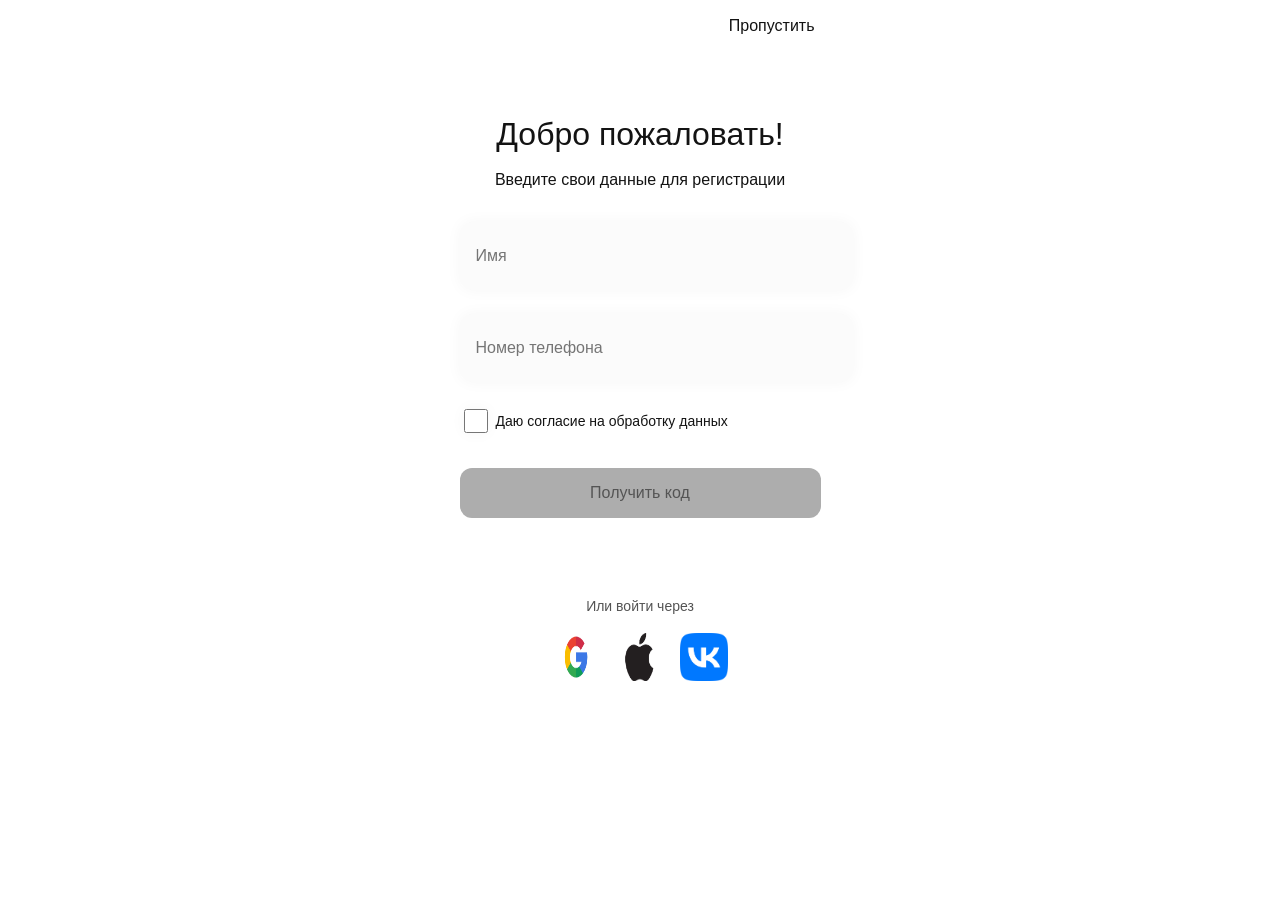
<file: index.html>
<!DOCTYPE html>
<html lang="ru">
  <head>
    <meta charset="utf-8" />
    <meta name="viewport" content="width=device-width, initial-scale=1.0" />
    <title>Регистрация</title>
    <style>
      body,
      html {
        margin: 0;
        padding: 0;
        height: 100%;
        font-family: "SF Pro Text", "Helvetica", sans-serif;
        font-size: 16px;
        line-height: 1.5;
        color: #131313;
        -webkit-font-smoothing: antialiased;
        box-sizing: border-box;
      }

      .container {
        max-width: 361px;
        margin: 0 auto;
        padding: 16px;
      }

      .skip-button {
        display: block;
        margin-left: auto;
        background: none;
        border: none;
        font-family: "SF Pro Text-Medium", Helvetica, sans-serif;
        font-weight: 500;
        font-size: 16px;
        color: #131313;
        cursor: pointer;
      }

      .main-content {
        margin-top: 78px;
        text-align: center;
      }

      h1 {
        font-family: "SF Pro-Medium", Helvetica, sans-serif;
        font-weight: 500;
        font-size: 32px;
        line-height: 40px;
        margin-bottom: 12px;
      }

      .subtitle {
        font-family: "SF Pro Text-Regular", Helvetica, sans-serif;
        font-weight: 400;
        font-size: 16px;
        line-height: 20px;
        margin-bottom: 32px;
      }

      .input-field {
        width: 100%;
        height: 44px;
        background-color: #fbfbfb;
        border-radius: 12px;
        box-shadow: 0px 0px 16px rgba(11, 0, 0, 0.04);
        border: none;
        padding: 12px 16px;
        margin-bottom: 24px;
        font-size: 16px;
        color: #545454;
      }

      .checkbox-container {
        display: flex;
        align-items: center;
        margin-bottom: 32px;
      }

      .checkbox {
        width: 24px;
        height: 24px;
        background-color: #fbfbfb;
        border-radius: 4px;
        box-shadow: 0px 0px 16px rgba(11, 0, 0, 0.04);
        margin-right: 8px;
        cursor: pointer;
      }

      .checkbox-label {
        font-size: 14px;
        line-height: 20px;
      }

      .submit-button {
        width: 100%;
        padding: 16px 12px;
        background-color: #adadad;
        border: none;
        border-radius: 12px;
        font-family: "SF Pro Text-Medium", Helvetica, sans-serif;
        font-weight: 500;
        font-size: 16px;
        color: #545454;
        cursor: pointer;
        transition: all 0.3s ease;
      }

      .social-login {
        margin-top: 78px;
        text-align: center;
      }

      .social-login-text {
        font-size: 14px;
        color: #545454;
        margin-bottom: 16px;
      }

      .social-icons {
        display: flex;
        justify-content: center;
        gap: 16px;
      }

      .social-icon {
        width: 48px;
        height: 48px;
      }
    </style>
  </head>
  <body>
    <div class="container">
      <button class="skip-button">Пропустить</button>
      <main class="main-content">
        <h1>Добро пожаловать!</h1>
        <p class="subtitle">Введите свои данные для регистрации</p>
        <form id="regForm" action="getcode.html" method="GET">
          <input type="text" class="input-field" placeholder="Имя" required />
          <input type="tel" class="input-field" placeholder="Номер телефона" required />
          <div class="checkbox-container">
            <input type="checkbox" id="consent" class="checkbox" required />
            <label for="consent" class="checkbox-label">Даю согласие на обработку данных</label>
          </div>
          <button type="submit" class="submit-button">Получить код</button>
        </form>
      </main>
      <div class="social-login">
        <p class="social-login-text">Или войти через</p>
        <div class="social-icons">
          <img src="img/google.png" alt="Social Icon 1" class="social-icon" />
          <img src="img/apple1.jpg" alt="Social Icon 2" class="social-icon" />
          <img src="img/wk.png" alt="Social Icon 3" class="social-icon" />
        </div>
      </div>
    </div>
   <script>
  document.addEventListener('DOMContentLoaded', function() {
    const nameInput = document.querySelector('input[type="text"]');
    const phoneInput = document.querySelector('input[type="tel"]');
    const consentCheckbox = document.getElementById('consent');
    const submitButton = document.querySelector('.submit-button');
    const skipButton = document.querySelector('.skip-button');
    const regForm = document.getElementById('regForm');

    function checkFields() {
      const isFilled = nameInput.value.trim() !== '' && 
                      phoneInput.value.trim() !== '' && 
                      consentCheckbox.checked;

      if (isFilled) {
        submitButton.style.backgroundColor = '#131313';
        submitButton.style.color = '#FFFFFF';
      } else {
        submitButton.style.backgroundColor = '#adadad';
        submitButton.style.color = '#545454';
      }
    }

    // Обработчики изменений полей
    nameInput.addEventListener('input', checkFields);
    phoneInput.addEventListener('input', checkFields);
    consentCheckbox.addEventListener('change', checkFields);

    // Обработчик отправки формы
    regForm.addEventListener('submit', function(e) {
      e.preventDefault();
      if (nameInput.value.trim() && phoneInput.value.trim() && consentCheckbox.checked) {
        // Сохраняем данные пользователя
        localStorage.setItem('userName', nameInput.value.trim());
        localStorage.setItem('userPhone', phoneInput.value.trim());
        localStorage.setItem('userConsent', 'true');
        window.location.href = 'getcode.html';
      }
    });

    // Обработчик кнопки "Пропустить"
    skipButton.addEventListener('click', function(e) {
      e.preventDefault();
      // Устанавливаем данные по умолчанию
      localStorage.setItem('userName', 'Гость');
      localStorage.setItem('userPhone', 'Не указан');
      localStorage.setItem('userConsent', 'false');
      window.location.href = 'alergic.html';
    });

    // Проверяем заполненность полей при загрузке
    checkFields();
  });
</script>
  </body>
</html>
</file>
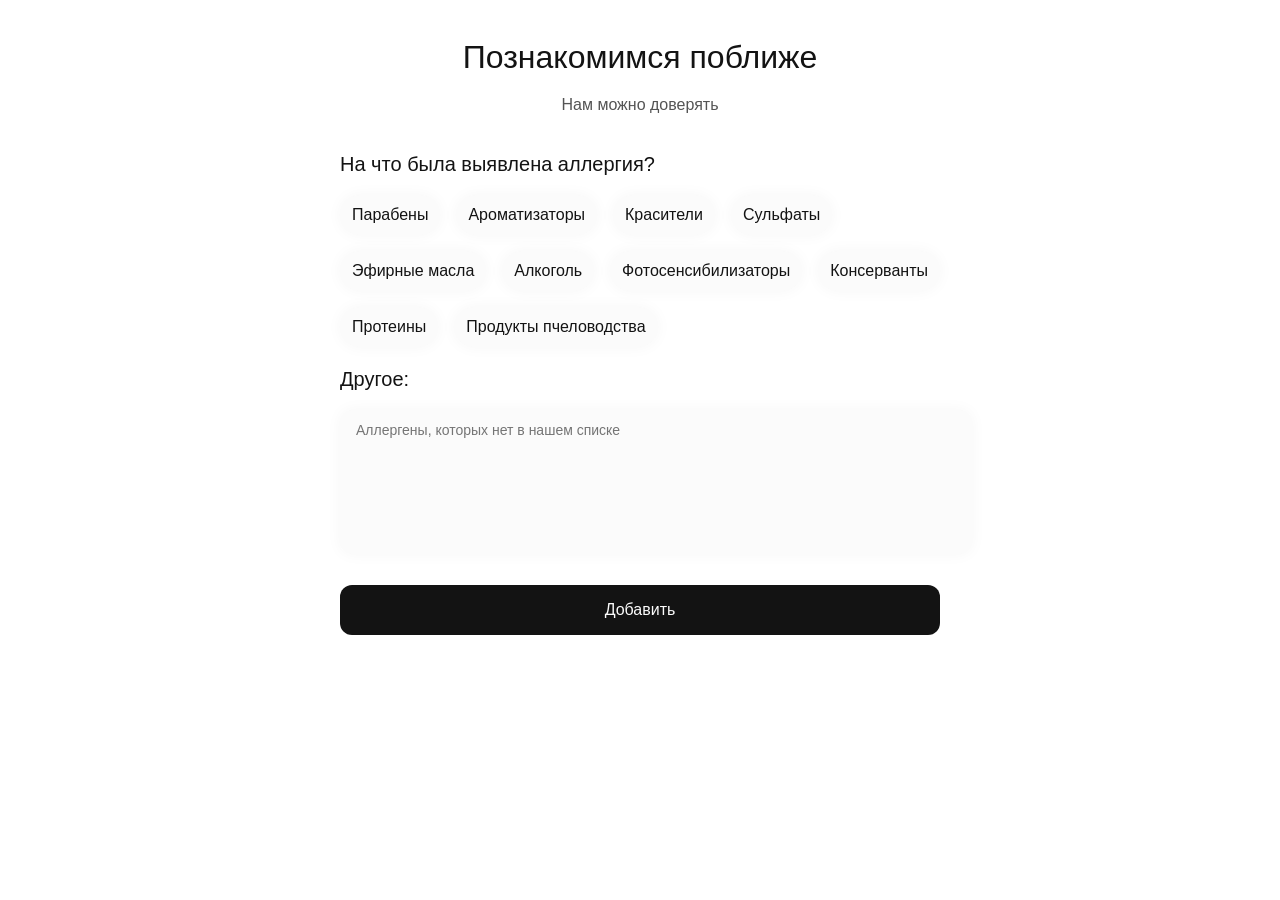
<file: alergic.html>
<!DOCTYPE html>
<html lang="ru">
  <head>
    <meta charset="utf-8" />
    <meta name="viewport" content="width=device-width, initial-scale=1.0" />
    <title>Познакомимся поближе</title>
    <style>
      body,
      html {
        margin: 0;
        padding: 0;
        height: 100%;
        font-family: "SF Pro Text", "Helvetica", sans-serif;
        font-size: 16px;
        line-height: 1.5;
        color: #131313;
        -webkit-font-smoothing: antialiased;
        box-sizing: border-box;
      }
      .container {
        max-width: 600px;
        margin: 0 auto;
        padding: 16px;
      }
      h1 {
        font-family: "SF Pro-Medium", "Helvetica", sans-serif;
        font-size: 32px;
        font-weight: 500;
        line-height: 1.25;
        text-align: center;
        margin-bottom: 12px;
      }
      .subtitle {
        font-size: 16px;
        color: #545454;
        text-align: center;
        margin-bottom: 32px;
      }
      h2 {
        font-size: 20px;
        font-weight: 400;
        margin-bottom: 16px;
      }
      .tag-container {
        display: flex;
        flex-wrap: wrap;
        gap: 16px;
        margin-bottom: 16px;
      }
      .tag {
        background-color: #fbfbfb;
        border-radius: 24px;
        padding: 8px 12px;
        font-weight: 500;
        box-shadow: 0 0 16px rgba(11, 0, 0, 0.04);
        white-space: nowrap;
        cursor: pointer;
        transition: all 0.2s ease;
      }
      .tag.active {
        background-color: #131313;
        color: #fbfbfb;
      }
      textarea {
        width: 100%;
        height: 120px;
        background-color: #fbfbfb;
        border: none;
        border-radius: 12px;
        padding: 12px 16px;
        font-family: inherit;
        font-size: 14px;
        color: #545454;
        box-shadow: 0 0 16px rgba(11, 0, 0, 0.04);
        resize: none;
        margin-bottom: 24px;
      }
      button {
        width: 100%;
        background-color: #131313;
        color: #fbfbfb;
        border: none;
        border-radius: 12px;
        padding: 16px;
        font-family: "SF Pro Text-Medium", "Helvetica", sans-serif;
        font-size: 16px;
        font-weight: 500;
        cursor: pointer;
      }
    </style>
  </head>
  <body>
    <div class="container">
      <h1>Познакомимся поближе</h1>
      <p class="subtitle">Нам можно доверять</p>
      <h2>На что была выявлена аллергия?</h2>
      <div class="tag-container">
        <span class="tag">Парабены</span>
        <span class="tag">Ароматизаторы</span>
        <span class="tag">Красители</span>
        <span class="tag">Сульфаты</span>
        <span class="tag">Эфирные масла</span>
        <span class="tag">Алкоголь</span>
        <span class="tag">Фотосенсибилизаторы</span>
        <span class="tag">Консерванты</span>
        <span class="tag">Протеины</span>
        <span class="tag">Продукты пчеловодства</span>
      </div>
      <h2>Другое:</h2>
      <textarea placeholder="Аллергены, которых нет в нашем списке"></textarea>
      <button type="button" id="addButton">Добавить</button>
    </div>

    <script>
      document.addEventListener('DOMContentLoaded', function() {
        // Получаем все элементы с классом 'tag'
        const tags = document.querySelectorAll('.tag');
        
        // Добавляем обработчик клика для каждого тега
        tags.forEach(tag => {
          tag.addEventListener('click', function() {
            // Переключаем класс 'active' при клике
            this.classList.toggle('active');
          });
        });

        // Обработчик для кнопки "Добавить"
        document.getElementById('addButton').addEventListener('click', function() {
          // Перенаправляем на страницу main.html
          window.location.href = 'main.html';
        });
      });
    </script>
  </body>
</html>
</file>
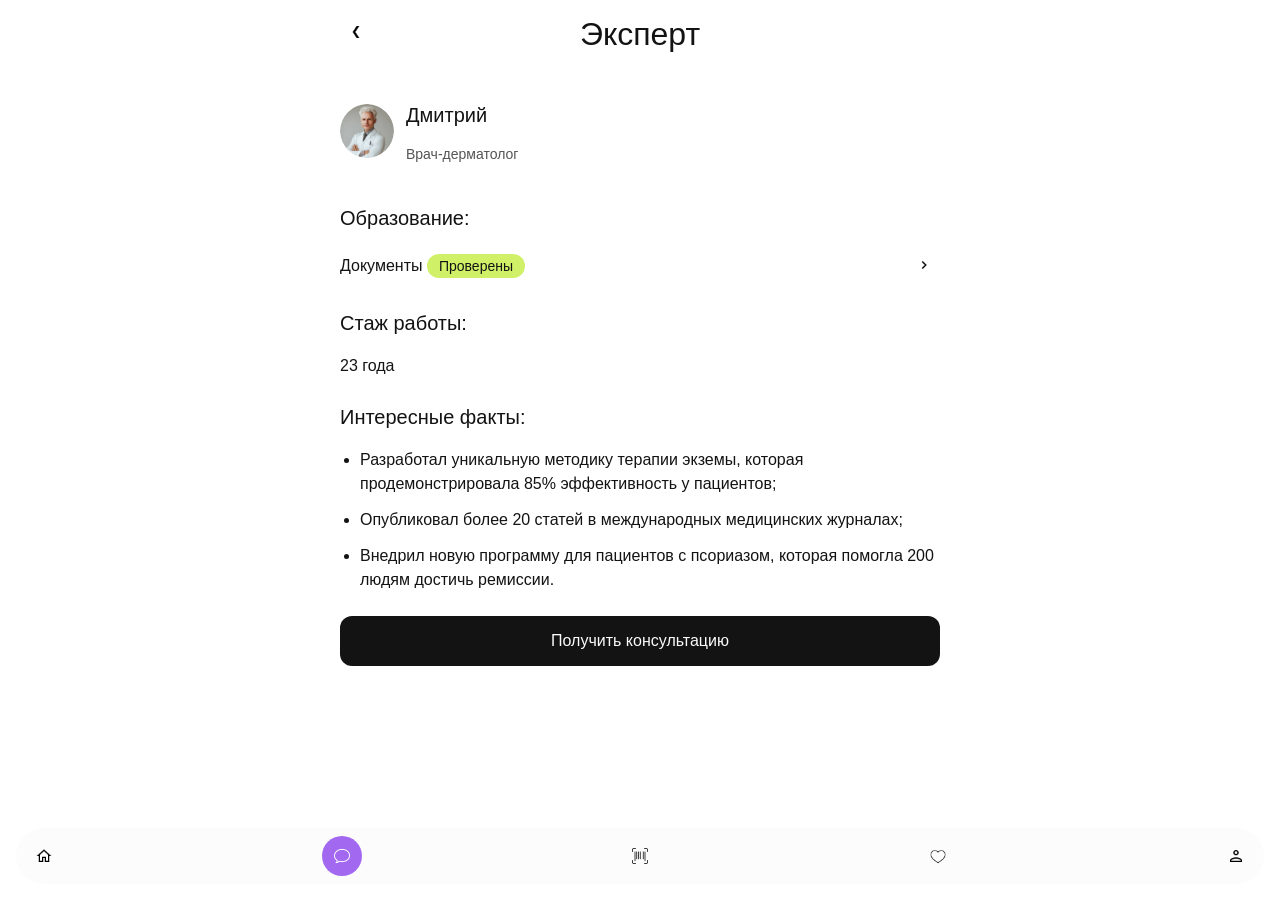
<file: dima_expert.html>
<!DOCTYPE html>
<html lang="ru">
  <head>
    <meta charset="utf-8" />
    <meta name="viewport" content="width=device-width, initial-scale=1" />
    <title>Профиль эксперта</title>
    <style>
      body,
      html {
        margin: 0;
        padding: 0;
        height: 100%;
        font-family: "SF Pro Text", Helvetica, Arial, sans-serif;
        font-size: 16px;
        line-height: 1.5;
        color: #131313;
        -webkit-font-smoothing: antialiased;
        box-sizing: border-box;
      }
      .container {
        max-width: 600px;
        margin: 0 auto;
        padding: 16px;
        padding-bottom: 80px; /* Добавлено для нижнего меню */
      }
      .header {
        display: flex;
        justify-content: space-between;
        align-items: center;
        margin-bottom: 32px;
        position: relative;
      }
      .back-button,
      .menu-button {
        background: none;
        border: none;
        padding: 8px;
        cursor: pointer;
      }
      .title {
        font-size: 32px;
        font-weight: 500;
        text-align: center;
        position: absolute;
        left: 0;
        right: 0;
        margin: 0 auto;
        width: fit-content;
      }
      .expert-info {
        display: flex;
        align-items: center;
        margin-bottom: 24px;
      }
      .expert-photo {
        width: 54px;
        height: 54px;
        border-radius: 50%;
        object-fit: cover;
        margin-right: 12px;
      }
      .expert-details {
        flex: 1;
      }
      .expert-name {
        font-size: 20px;
        font-weight: 400;
        margin-bottom: 8px;
      }
      .expert-specialty {
        font-size: 14px;
        color: #545454;
      }
      .section {
        margin-bottom: 24px;
      }
      .section-title {
        font-size: 20px;
        font-weight: 400;
        margin-bottom: 16px;
      }
      .documents {
        display: flex;
        justify-content: space-between;
        align-items: center;
      }
      .tag {
        background-color: #d0f068;
        border-radius: 12px;
        padding: 4px 12px;
        font-size: 14px;
      }
      .facts-list {
        padding-left: 20px;
      }
      .facts-list li {
        margin-bottom: 12px;
      }
      .cta-button {
        display: block;
        width: 100%;
        padding: 16px;
        background-color: #131313;
        color: #fbfbfb;
        border: none;
        border-radius: 12px;
        font-size: 16px;
        font-weight: 500;
        text-align: center;
        cursor: pointer;
      }

      /* Стили для нижнего меню */
      .tab-bar {
        display: flex;
        justify-content: space-between;
        align-items: center;
        padding: 8px;
        background-color: #fafafaa3;
        border-radius: 32px;
        position: fixed;
        bottom: 16px;
        left: 16px;
        right: 16px;
        z-index: 1000;
        backdrop-filter: blur(10px);
      }

      .tab-item {
        display: flex;
        justify-content: center;
        align-items: center;
        padding: 12px;
        border-radius: 999px;
        cursor: pointer;
        transition: background-color 0.3s ease;
      }

      .tab-item:hover {
        background-color: rgba(0, 0, 0, 0.05);
      }

      .tab-item img {
        width: 16px;
        height: 16px;
      }

      .tab-item.active {
        background-color: #a368f0;
      }

      .tab-item.active img {
        filter: brightness(0) invert(1);
      }

      .spacer {
        width: 36px;
      }
    </style>
  </head>
  <body>
    <div class="container">
      <header class="header">
        <button class="back-button" id="backButton" aria-label="Назад">
          <img src="img/backstep.png" alt="Назад" width="16" height="16" />
        </button>
        <h1 class="title">Эксперт</h1>
      </header>
      <main>
        <section class="expert-info">
          <img class="expert-photo" src="img/dima.png" alt="Фото Дмитрия" />
          <div class="expert-details">
            <h2 class="expert-name">Дмитрий</h2>
            <p class="expert-specialty">Врач-дерматолог</p>
          </div>
        </section>
        <section class="section">
          <h3 class="section-title">Образование:</h3>
          <div class="documents">
            <div>
              <span>Документы</span>
              <span class="tag">Проверены</span>
            </div>
            <button class="back-button" aria-label="Подробнее">
              <img src="img/nextstep.png" alt="Подробнее" width="16" height="16" />
            </button>
          </div>
        </section>
        <section class="section">
          <h3 class="section-title">Стаж работы:</h3>
          <p>23 года</p>
        </section>
        <section class="section">
          <h3 class="section-title">Интересные факты:</h3>
          <ul class="facts-list">
            <li>
              Разработал уникальную методику терапии экземы, которая продемонстрировала 85% эффективность у пациентов;
            </li>
            <li>Опубликовал более 20 статей в международных медицинских журналах;</li>
            <li>Внедрил новую программу для пациентов с псориазом, которая помогла 200 людям достичь ремиссии.</li>
          </ul>
        </section>
        <button class="cta-button">Получить консультацию</button>
      </main>
    </div>

    <!-- Нижнее меню с 5 кнопками -->
    <nav class="tab-bar" role="navigation">
        <a href="main.html" class="tab-item" aria-label="Home">
          <img src="img/main.png" alt="Главная" aria-hidden="true"/>
        </a>
        <span class="spacer"></span>
    
        <a href="experts.html" class="tab-item active" aria-label="Chat">
          <img src="img/chat.png" alt="Чат" aria-hidden="true"/>
        </a>
        <span class="spacer"></span>
    
        <a href="analyse.html" class="tab-item" aria-label="Analyse">
          <img src="img/code.png" alt="Анализ" aria-hidden="true"/>
        </a>
        <span class="spacer"></span>
    
        <a href="favourites.html" class="tab-item" aria-label="Favorites">
          <img src="img/favourite.png" alt="Избранное" aria-hidden="true"/>
        </a>
        <span class="spacer"></span>
    
        <a href="personal_account.html" class="tab-item" aria-label="Profile">
          <img src="img/user.png" alt="Профиль" aria-hidden="true"/>
        </a>
      </nav>

    <script>
      // Обработчик для кнопки "Назад"
      document.getElementById('backButton').addEventListener('click', function() {
        window.location.href = 'experts.html';
      });

      // Подсветка активного пункта меню
      //const currentPage = window.location.pathname.split('/').pop();
      //const menuItems = document.querySelectorAll('.tab-item');
      
      //menuItems.forEach(item => {
        //const itemPage = item.getAttribute('href').split('/').pop();
        
        //if (itemPage === currentPage) {
          //item.classList.add('active');
        //} else {
          //item.classList.remove('active');
        //}
      //});
    </script>
  </body>
</html>
</file>
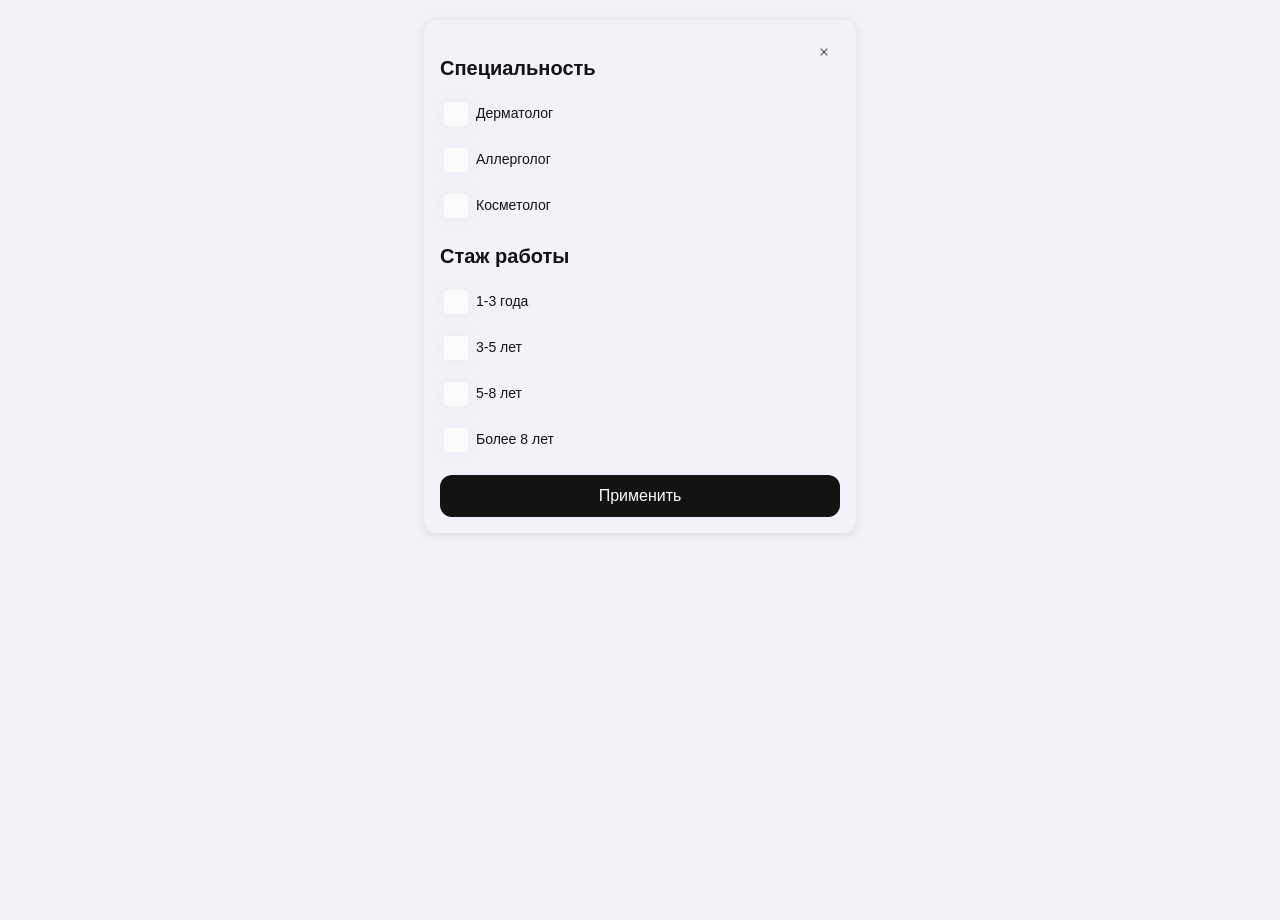
<file: expert_filter.html>
<!DOCTYPE html>
<html lang="ru">
  <head>
    <meta charset="utf-8" />
    <meta name="viewport" content="width=device-width, initial-scale=1" />
    <title>Фильтр специальностей и стажа</title>
    <style>
      body,
      html {
        margin: 0;
        padding: 0;
        height: 100%;
        font-family: "SF Pro Text", Helvetica, Arial, sans-serif;
        font-size: 16px;
        line-height: 1.5;
        color: #131313;
        background-color: #f3f2f8;
      }
      .container {
        max-width: 400px;
        margin: 20px auto;
        padding: 16px;
        background-color: #f3f2f8;
        border-radius: 12px;
        box-shadow: 0 2px 10px rgba(0, 0, 0, 0.1);
      }
      .close-button {
        float: right;
        background: none;
        border: none;
        cursor: pointer;
        padding: 8px;
      }
      .close-button img {
        width: 16px;
        height: 16px;
      }
      h2 {
        font-size: 20px;
        margin-bottom: 16px;
      }
      .checkbox-group {
        margin-bottom: 20px;
      }
      .checkbox-item {
        display: flex;
        align-items: center;
        margin-bottom: 16px;
      }
      .checkbox-item input[type="checkbox"] {
        width: 24px;
        height: 24px;
        margin-right: 8px;
        appearance: none;
        background-color: #fbfbfb;
        border-radius: 4px;
        box-shadow: 0 0 16px rgba(11, 0, 0, 0.04);
        cursor: pointer;
      }
      .checkbox-item input[type="checkbox"]:checked {
        background-color: #131313;
        background-image: url('data:image/svg+xml;utf8,<svg xmlns="http://www.w3.org/2000/svg" width="24" height="24" viewBox="0 0 24 24" fill="none" stroke="%23ffffff" stroke-width="2" stroke-linecap="round" stroke-linejoin="round"><polyline points="20 6 9 17 4 12"></polyline></svg>');
        background-position: center;
        background-repeat: no-repeat;
      }
      .checkbox-item label {
        font-size: 14px;
        cursor: pointer;
      }
      .apply-button {
        width: 100%;
        padding: 12px;
        background-color: #131313;
        color: #fbfbfb;
        border: none;
        border-radius: 12px;
        font-size: 16px;
        font-weight: 500;
        cursor: pointer;
        transition: background-color 0.3s ease;
      }
      .apply-button:hover {
        background-color: #2a2a2a;
      }
    </style>
  </head>
  <body>
    <div class="container">
      <button class="close-button" id="closeButton" aria-label="Закрыть">
        <img src="img/close.png" alt="Закрыть" />
      </button>
      <h2>Специальность</h2>
      <div class="checkbox-group">
        <div class="checkbox-item">
          <input type="checkbox" id="dermatologist" name="specialty" />
          <label for="dermatologist">Дерматолог</label>
        </div>
        <div class="checkbox-item">
          <input type="checkbox" id="allergist" name="specialty" />
          <label for="allergist">Аллерголог</label>
        </div>
        <div class="checkbox-item">
          <input type="checkbox" id="cosmetologist" name="specialty" />
          <label for="cosmetologist">Косметолог</label>
        </div>
      </div>
      <h2>Стаж работы</h2>
      <div class="checkbox-group">
        <div class="checkbox-item">
          <input type="checkbox" id="experience1-3" name="experience" />
          <label for="experience1-3">1-3 года</label>
        </div>
        <div class="checkbox-item">
          <input type="checkbox" id="experience3-5" name="experience" />
          <label for="experience3-5">3-5 лет</label>
        </div>
        <div class="checkbox-item">
          <input type="checkbox" id="experience5-8" name="experience" />
          <label for="experience5-8">5-8 лет</label>
        </div>
        <div class="checkbox-item">
          <input type="checkbox" id="experience8plus" name="experience" />
          <label for="experience8plus">Более 8 лет</label>
        </div>
      </div>
      <button class="apply-button">Применить</button>
    </div>
    <script>
      document.getElementById("closeButton").addEventListener("click", function() {
        // Переход на страницу expert.html
        window.location.href = "experts.html";
      });

      document.querySelector(".apply-button").addEventListener("click", function() {
        // Здесь можно добавить логику применения фильтра
        console.log("Фильтр применен");
        // После применения также можно вернуться на страницу expert.html
        window.location.href = "experts.html";
      });
    </script>
  </body>
</html>
</file>
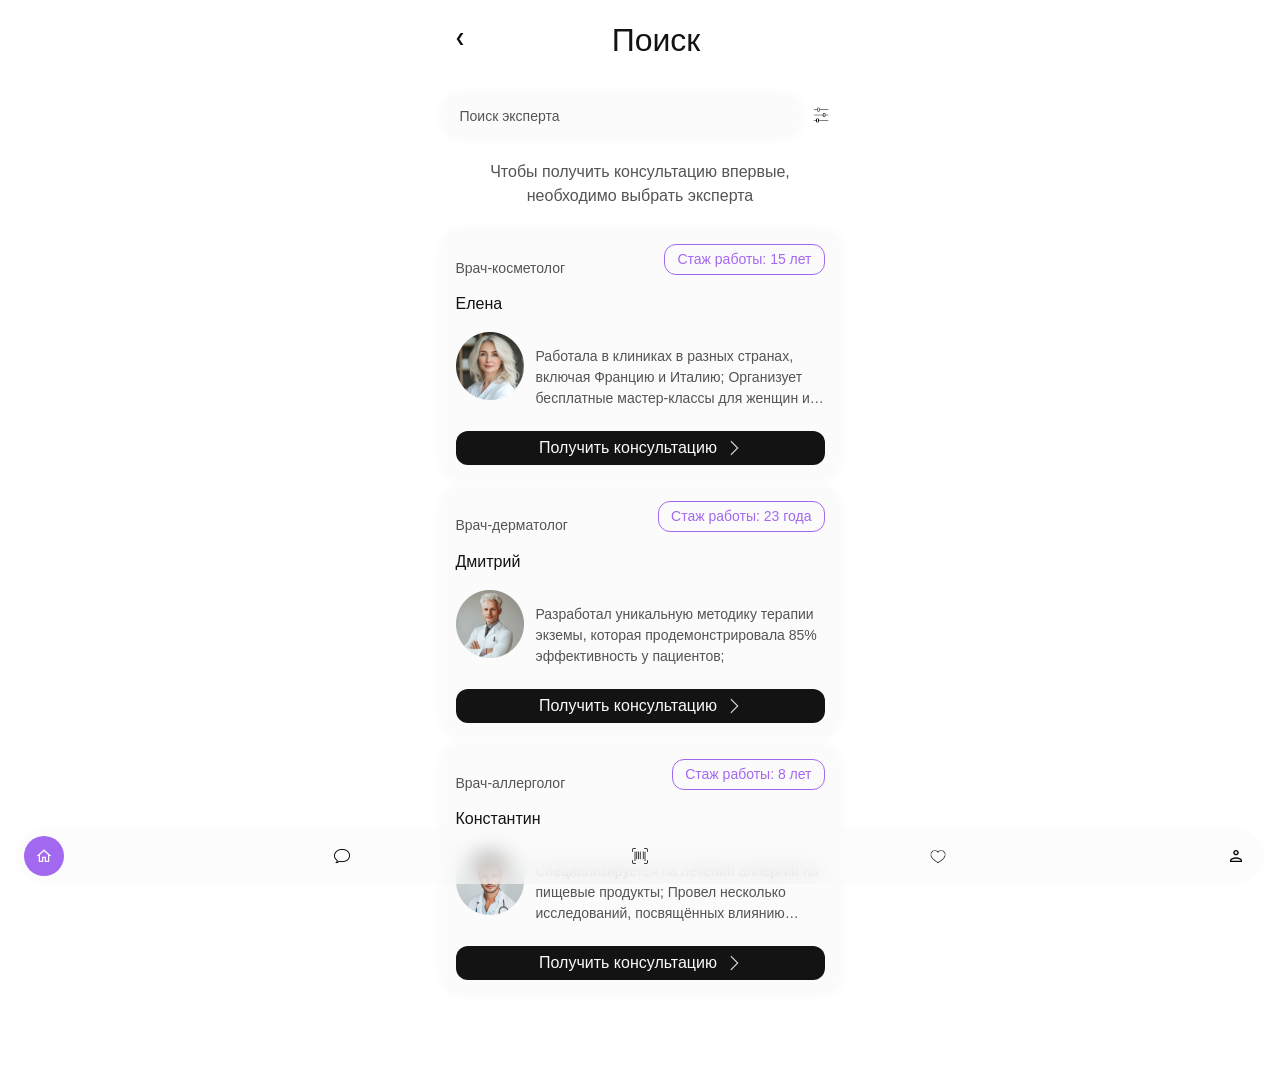
<file: experts.html>
<!DOCTYPE html>
<html lang="ru">
  <head>
    <meta charset="utf-8" />
    <meta name="viewport" content="width=device-width, initial-scale=1" />
    <title>Поиск экспертов</title>
    <style>
      body,
      html {
        margin: 0;
        padding: 0;
        font-family: "SF Pro Text", "Helvetica Neue", Arial, sans-serif;
        font-size: 16px;
        line-height: 1.5;
        color: #131313;
        background-color: #ffffff;
        -webkit-font-smoothing: antialiased;
        -moz-osx-font-smoothing: grayscale;
        box-sizing: border-box;
        height: 100%;
      }

      .container {
        max-width: 393px;
        margin: 0 auto;
        padding: 16px;
        padding-bottom: 80px; /* Добавлено для нижнего меню */
      }

      .header {
        display: flex;
        justify-content: space-between;
        align-items: center;
        margin-bottom: 32px;
      }

      .back-button,
      .menu-button {
        background: none;
        border: none;
        padding: 8px;
        cursor: pointer;
        border-radius: 50%;
      }

      .back-button img,
      .menu-button img {
        width: 16px;
        height: 16px;
      }

      h1 {
        font-size: 32px;
        font-weight: 500;
        margin: 0;
        text-align: center;
        flex-grow: 1;
      }

      .search-container {
        display: flex;
        margin-bottom: 24px;
      }

      .search-input {
        flex-grow: 1;
        padding: 12px 16px;
        font-size: 14px;
        border: none;
        background-color: #fbfbfb;
        border-radius: 12px;
        box-shadow: 0 0 16px rgba(11, 0, 0, 0.04);
      }

      .search-input::placeholder {
        color: #545454;
      }

      .filter-button {
        background: none;
        border: none;
        padding: 8px;
        margin-left: 8px;
        cursor: pointer;
      }

      .filter-button img {
        width: 16px;
        height: 16px;
      }

      .info-text {
        text-align: center;
        color: #545454;
        margin-bottom: 24px;
      }

      .expert-card {
        background-color: #fbfbfb;
        border-radius: 12px;
        box-shadow: 0 0 16px rgba(11, 0, 0, 0.04);
        padding: 12px;
        margin-bottom: 12px;
      }

      .expert-header {
        display: flex;
        justify-content: space-between;
        align-items: flex-start;
        margin-bottom: 8px;
      }

      .expert-title {
        font-size: 14px;
        color: #545454;
        margin-bottom: 4px;
      }

      .expert-name {
        font-size: 16px;
        font-weight: 400;
        margin-bottom: 8px;
      }

      .expert-tag {
        display: inline-block;
        padding: 4px 12px;
        border: 1px solid #a368f0;
        border-radius: 12px;
        color: #a368f0;
        font-size: 14px;
      }

      .expert-content {
        display: flex;
        margin-bottom: 8px;
      }

      .expert-image {
        width: 68px;
        height: 68px;
        object-fit: cover;
        border-radius: 8px;
        margin-right: 12px;
      }

      .expert-description {
        font-size: 14px;
        color: #545454;
        overflow: hidden;
        text-overflow: ellipsis;
        display: -webkit-box;
        -webkit-line-clamp: 3;
        -webkit-box-orient: vertical;
      }

      .consult-button {
        background-color: #131313;
        color: #fbfbfb;
        border: none;
        border-radius: 12px;
        padding: 8px 12px;
        font-size: 16px;
        font-weight: 500;
        cursor: pointer;
        display: flex;
        align-items: center;
        justify-content: center;
        width: 100%;
      }

      .consult-button img {
        width: 16px;
        height: 16px;
        margin-left: 8px;
      }

      .online-indicator {
        width: 16px;
        height: 16px;
        background-color: #99bc2b;
        border: 2px solid #fbfbfb;
        border-radius: 50%;
        position: absolute;
        bottom: 0;
        right: 0;
      }

      /* Стили для нижнего меню */
      .tab-bar {
        display: flex;
        justify-content: space-between;
        align-items: center;
        padding: 8px;
        background-color: #fafafaa3;
        border-radius: 32px;
        position: fixed;
        bottom: 16px;
        left: 16px;
        right: 16px;
        z-index: 1000;
        backdrop-filter: blur(10px);
      }

      .tab-item {
        display: flex;
        justify-content: center;
        align-items: center;
        padding: 12px;
        border-radius: 999px;
        cursor: pointer;
        transition: background-color 0.3s ease;
      }

      .tab-item:hover {
        background-color: rgba(0, 0, 0, 0.05);
      }

      .tab-item img {
        width: 16px;
        height: 16px;
      }

      .tab-item.active {
        background-color: #a368f0;
      }

      .tab-item.active img {
        filter: brightness(0) invert(1);
      }

      .spacer {
        width: 36px;
      }
    </style>
  </head>
  <body>
    <div class="container">
      <header class="header">
        <button class="back-button" id="backButton" aria-label="Назад">
          <img src="img/backstep.png" alt="Назад" />
        </button>
        <h1>Поиск</h1>
      </header>
      <div class="search-container">
        <input type="search" class="search-input" placeholder="Поиск эксперта" aria-label="Поиск эксперта" />
        <button class="filter-button" id="filterButton" aria-label="Фильтры">
          <img src="img/parameters.png" alt="Фильтры" />
        </button>
      </div>
      <p class="info-text">Чтобы получить консультацию впервые, необходимо выбрать эксперта</p>
      <main>
        <article class="expert-card">
          <div class="expert-header">
            <div>
              <p class="expert-title">Врач-косметолог</p>
              <h2 class="expert-name">Елена</h2>
            </div>
            <span class="expert-tag">Стаж работы: 15 лет</span>
          </div>
          <div class="expert-content">
            <img src="img/elena.png" alt="Фото Елены" class="expert-image" />
            <p class="expert-description">
              Работала в клиниках в разных странах, включая Францию и Италию; Организует бесплатные мастер-классы для
              женщин из неблагополучных семей, обучая их основам ухода за собой; Участвует в клинических исследованиях
              новых препаратов и технологий для улучшения процедур.
            </p>
          </div>
          <button class="consult-button">
            Получить консультацию
            <img src="img/nextstepwhite.png" alt="Стрелка вправо" />
          </button>
        </article>
        <article class="expert-card">
            <div class="expert-header">
              <div>
                <p class="expert-title">Врач-дерматолог</p>
                <h2 class="expert-name">Дмитрий</h2>
              </div>
              <span class="expert-tag">Стаж работы: 23 года</span>
            </div>
            <div class="expert-content">
              <img src="img/dima.png" alt="Фото Дмитрия" class="expert-image" />
              <p class="expert-description">
                Разработал уникальную методику терапии экземы, которая продемонстрировала 85% эффективность у пациентов;
              </p>
            </div>
            <button class="consult-button" id="dimaConsultButton">
              Получить консультацию
              <img src="img/nextstepwhite.png" alt="Стрелка вправо" />
            </button>
          </article>
        <article class="expert-card">
          <div class="expert-header">
            <div>
              <p class="expert-title">Врач-аллерголог</p>
              <h2 class="expert-name">Константин</h2>
            </div>
            <span class="expert-tag">Стаж работы: 8 лет</span>
          </div>
          <div class="expert-content">
            <div style="position: relative">
              <img src="img/kostya.png" alt="Фото Константина" class="expert-image" />
              <!--<div class="online-indicator"></div>-->
            </div>
            <p class="expert-description">
              Специализируется на лечении аллергий на пищевые продукты; Провел несколько исследований, посвящённых
              влиянию экологических факторов на развитие аллергий у детей; Внедрил в свою практику метод иммунотерапии
              для лечения хронических аллергий, что позволило многим её пациентам избавиться от симптомов.
            </p>
          </div>
          <button class="consult-button">
            Получить консультацию
            <img src="img/nextstepwhite.png" alt="Стрелка вправо" />
          </button>
        </article>
      </main>
    </div>

    <!-- Нижнее меню с 5 кнопками -->
<nav class="tab-bar" role="navigation">
    <a href="main.html" class="tab-item active" aria-label="Home">
      <img src="img/main.png" alt="Главная" aria-hidden="true"/>
    </a>
    <span class="spacer"></span>
  
    <a href="experts.html" class="tab-item" aria-label="Chat">
      <img src="img/chat.png" alt="Чат" aria-hidden="true"/>
    </a>
    <span class="spacer"></span>
  
    <a href="analyse.html" class="tab-item" aria-label="Analyse">
      <img src="img/code.png" alt="Анализ" aria-hidden="true"/>
    </a>
    <span class="spacer"></span>
  
    <a href="favourites.html" class="tab-item" aria-label="Favorites">
      <img src="img/favourite.png" alt="Избранное" aria-hidden="true"/>
    </a>
    <span class="spacer"></span>
  
    <a href="personal_account.html" class="tab-item" aria-label="Profile">
      <img src="img/user.png" alt="Профиль" aria-hidden="true"/>
    </a>
  </nav>

    <script>
      document.addEventListener('DOMContentLoaded', function() {
        // Обработчик для кнопки "Назад"
        document.getElementById('backButton').addEventListener('click', function() {
          window.location.href = 'main.html';
        });

        // Обработчик для кнопки фильтров
        document.getElementById('filterButton').addEventListener('click', function() {
          window.location.href = 'expert_filter.html';
        });

        // Обработчик для кнопки консультации Дмитрия
        document.getElementById('dimaConsultButton').addEventListener('click', function() {
          window.location.href = 'dima_expert.html';
        });

        // Подсветка активного пункта меню
        const currentPage = window.location.pathname.split('/').pop();
        const menuItems = document.querySelectorAll('.tab-item');
        menuItems.forEach(item => {
            if (item.getAttribute('href') === 'main.html') {
            item.classList.add('active');
            } else {
            item.classList.remove('active');
            }
        });
      });
    </script>
  </body>
</html>
</file>
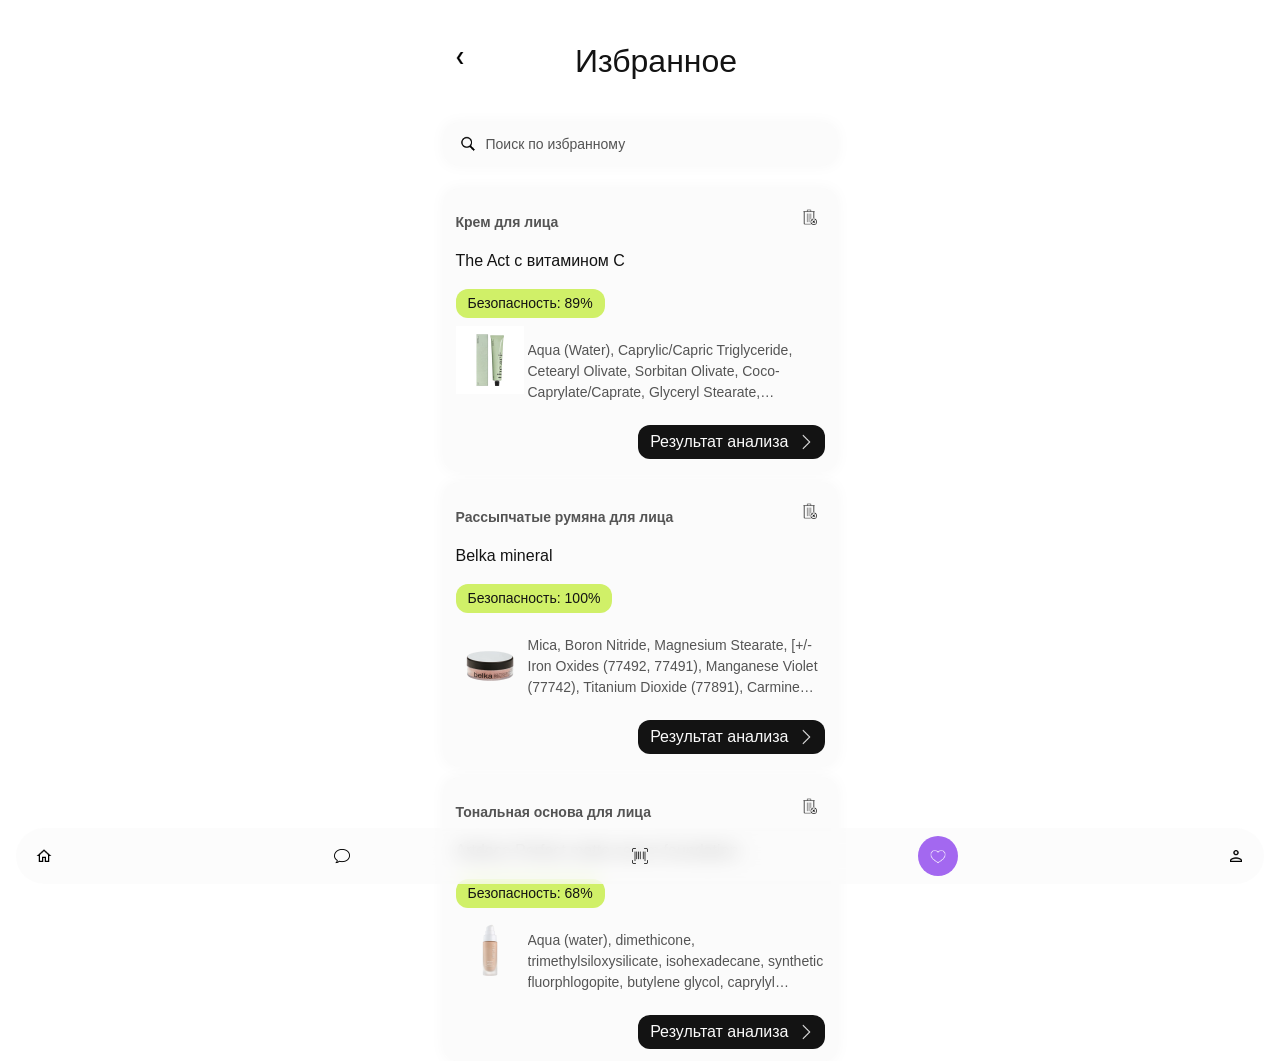
<file: favourites.html>
<!DOCTYPE html>
<html lang="ru">
  <head>
    <meta charset="utf-8" />
    <meta name="viewport" content="width=device-width, initial-scale=1.0" />
    <title>Избранное</title>
    <style>
      body,
      html {
        margin: 0;
        padding: 0;
        height: 100%;
        font-family: "SF Pro Text", "Helvetica", sans-serif;
        font-size: 16px;
        line-height: 1.5;
        color: #131313;
        background-color: #ffffff;
        -webkit-font-smoothing: antialiased;
      }

      .container {
        max-width: 393px;
        margin: 0 auto;
        padding: 0 8px;
      }

      .header {
        display: flex;
        justify-content: space-between;
        align-items: center;
        padding: 16px 0;
      }

      .header__title {
        font-family: "SF Pro-Medium", "Helvetica", sans-serif;
        font-size: 32px;
        font-weight: 500;
        text-align: center;
        flex: 1;
      }

      .button-icon {
        background: none;
        border: none;
        padding: 8px;
        cursor: pointer;
        border-radius: 50%;
      }

      .button-icon img {
        width: 16px;
        height: 16px;
      }

      .search-input {
        display: flex;
        align-items: center;
        padding: 12px 16px;
        background-color: #fbfbfb;
        border-radius: 12px;
        box-shadow: 0 0 16px rgba(11, 0, 0, 0.04);
        margin-bottom: 24px;
      }

      .search-input img {
        width: 16px;
        height: 16px;
        margin-right: 8px;
      }

      .search-input input {
        border: none;
        background: none;
        font-size: 14px;
        color: #545454;
        width: 100%;
      }

      .search-input input::placeholder {
        color: #545454;
      }

      .product-card {
        background-color: #fbfbfb;
        border-radius: 12px;
        box-shadow: 0 0 16px rgba(11, 0, 0, 0.04);
        padding: 12px;
        margin-bottom: 12px;
      }

      .product-card__header {
        display: flex;
        justify-content: space-between;
        align-items: flex-start;
        margin-bottom: 8px;
      }

      .product-card__title {
        font-size: 14px;
        color: #545454;
        margin-bottom: 4px;
      }

      .product-card__name {
        font-size: 16px;
        color: #131313;
        margin-bottom: 8px;
      }

      .product-card__tag {
        display: inline-block;
        padding: 4px 12px;
        background-color: #d0f068;
        border-radius: 12px;
        font-size: 14px;
        color: #131313;
        margin-bottom: 8px;
      }

      .product-card__content {
        display: flex;
        margin-bottom: 8px;
      }

      .product-card__image {
        width: 68px;
        height: 68px;
        object-fit: cover;
        margin-right: 4px;
      }

      .product-card__description {
        font-size: 14px;
        color: #545454;
        overflow: hidden;
        text-overflow: ellipsis;
        display: -webkit-box;
        -webkit-line-clamp: 3;
        -webkit-box-orient: vertical;
      }

      .product-card__button {
        display: flex;
        justify-content: flex-end;
      }

      .small-button {
        background-color: #131313;
        color: #fbfbfb;
        border: none;
        border-radius: 12px;
        padding: 8px 12px;
        font-size: 16px;
        font-weight: 500;
        cursor: pointer;
        display: flex;
        align-items: center;
      }

      .small-button img {
        width: 16px;
        height: 16px;
        margin-left: 8px;
      }

      .tab-bar {
        display: flex;
        justify-content: space-between;
        align-items: center;
        padding: 8px;
        background-color: #fafafaa3;
        border-radius: 32px;
        position: fixed;
        bottom: 16px;
        left: 16px;
        right: 16px;
        z-index: 1000;
        backdrop-filter: blur(10px);
      }

      .tab-item {
        display: flex;
        justify-content: center;
        align-items: center;
        padding: 12px;
        border-radius: 999px;
        cursor: pointer;
        transition: background-color 0.3s ease;
      }

      .tab-item:hover {
        background-color: rgba(0, 0, 0, 0.05);
      }

      .tab-item img {
        width: 16px;
        height: 16px;
      }

      .tab-item.active {
        background-color: #a368f0;
      }

      .tab-item.active img {
        filter: brightness(0) invert(1);
      }

      .spacer {
        width: 36px;
      }
    </style>
  </head>
  <body>
    <div class="container">
      <header class="header">
        <a href="main.html" class="button-icon" aria-label="Назад">
            <img src="img/backstep.png" alt="Назад" width="16" height="16" />
        </a>
        <h1 class="header__title">Избранное</h1>
      </header>
      <form class="search-input" role="search">
        <img src="img/search.png" alt="Поиск" />
        <input type="search" placeholder="Поиск по избранному" aria-label="Поиск по избранному" />
      </form>
      <main>
        <article class="product-card" id="product1">
          <div class="product-card__header">
            <div>
              <h2 class="product-card__title">Крем для лица</h2>
              <p class="product-card__name">The Act с витамином C</p>
            </div>
            <button class="button-icon delete-btn" aria-label="Удалить из избранного" data-product-id="product1">
              <img src="img/delete.png" alt="Удалить" />
            </button>
          </div>
          <div class="product-card__tag">Безопасность: 89%</div>
          <div class="product-card__content">
            <img class="product-card__image" src="img/fav1.jpg" alt="The Act с витамином C" />
            <p class="product-card__description">
              Aqua (Water), Caprylic/Capric Triglyceride, Cetearyl Olivate, Sorbitan Olivate, Coco-Caprylate/Caprate,
              Glyceryl Stearate, Ethylhexyl Stearate, Simmondsia Chinensis (Jojoba) Seed Oil, Ascorbyl
              Tetraisopalmitate, Glycerin, Ceramide NP, Ceramide AP, Ceramide EOP, Phytosphingosine, Cholesterol,
              Trehalose, Persea Gratissima (Avocado) Fruit Extract, Rubus Chamaemorus (Cloudberry) Fruit Extract,
              Centaurea Cyanus (Cornflower) Flower Extract, Citrus Sinensis (Orange) Peel Extract, Vitis Vinifera
              (Grape) Seed Extract, Betaine, Allantoin, Linoleic Acid, Linolenic Acid, Rosmarinus Officinalis (Rosemary)
              Extract, Tocopheryl Acetate, Retinyl Acetate, Sodium Acrylate/Sodium Acryloyldimethyl Taurate Copolymer,
              Sodium Lauroyl Lactylate, Carbomer, Xanthan Gum, Phenoxyethanol, Ethylhexylglycerin, Fragrance, Citric
              Acid, Tetrasodium Glutamate Diacetate.
            </p>
          </div>
          <div class="product-card__button">
            <button class="small-button">
              Результат анализа
              <img src="img/nextstepwhite.png" alt="Подробнее" />
            </button>
          </div>
        </article>
        <article class="product-card" id="product2">
          <div class="product-card__header">
            <div>
              <h2 class="product-card__title">Рассыпчатые румяна для лица</h2>
              <p class="product-card__name">Belka mineral</p>
            </div>
            <button class="button-icon delete-btn" aria-label="Удалить из избранного" data-product-id="product2">
              <img src="img/delete.png" alt="Удалить" />
            </button>
          </div>
          <div class="product-card__tag">Безопасность: 100%</div>
          <div class="product-card__content">
            <img class="product-card__image" src="img/fav2.png" alt="Belka mineral" />
            <p class="product-card__description">
              Mica, Boron Nitride, Magnesium Stearate, [+/- Iron Oxides (77492, 77491), Manganese Violet (77742),
              Titanium Dioxide (77891), Carmine (75470)].
            </p>
          </div>
          <div class="product-card__button">
            <button class="small-button">
              Результат анализа
              <img src="img/nextstepwhite.png" alt="Подробнее" />
            </button>
          </div>
        </article>
        <article class="product-card" id="product3">
          <div class="product-card__header">
            <div>
              <h2 class="product-card__title">Тональная основа для лица</h2>
              <p class="product-card__name">Artdeco Perfect matte serum foundation</p>
            </div>
            <button class="button-icon delete-btn" aria-label="Удалить из избранного" data-product-id="product3">
              <img src="img/delete.png" alt="Удалить" />
            </button>
          </div>
          <div class="product-card__tag">Безопасность: 68%</div>
          <div class="product-card__content">
            <img class="product-card__image" src="img/fav3.png" alt="Artdeco Perfect matte serum foundation" />
            <p class="product-card__description">
              Aqua (water), dimethicone, trimethylsiloxysilicate, isohexadecane, synthetic fluorphlogopite, butylene
              glycol, caprylyl dimethicone ethoxy glucoside, methyl trimethicone, sorbitan isostearate, vinyl
              dimethicone/methicone silsesquioxane crosspolymer, polysilicone-11, aluminum/magnesium hydroxide stearate,
              sodium chloride, phenoxyethanol, caprylic/capric triglyceride, glycerin, potassium sorbate, sodium
              dehydroacetate, tocopheryl acetate, parfum (fragrance), lauryl dimethicone, phytic acid, solanum melongena
              (eggplant) fruit extract, rosa hybrid flower extract, geraniol, methyl benzoate, citral, benzyl
              salicylate, benzyl benzoate, linalool, benzyl alcohol, citronellol, hydroxycitronellal, ci 77491 (iron
              oxides), ci 77492 (iron oxides), ci 77499 (iron oxides), ci 77891 (titanium dioxide).
            </p>
          </div>
          <div class="product-card__button">
            <button class="small-button">
              Результат анализа
              <img src="img/nextstepwhite.png" alt="Подробнее" />
            </button>
          </div>
        </article>
      </main>
    </div>
    <!-- Нижнее меню с 5 кнопками -->
    <nav class="tab-bar" role="navigation">
        <a href="main.html" class="tab-item" aria-label="Home">
            <img src="img/main.png" alt="Главная" aria-hidden="true"/>
        </a>
        <span class="spacer"></span>
    
        <a href="experts.html" class="tab-item" aria-label="Chat">
            <img src="img/chat.png" alt="Чат" aria-hidden="true"/>
        </a>
        <span class="spacer"></span>
    
        <a href="analyse.html" class="tab-item" aria-label="Analyse">
            <img src="img/code.png" alt="Анализ" aria-hidden="true"/>
        </a>
        <span class="spacer"></span>
    
        <a href="favourites.html" class="tab-item" aria-label="Favorites">
            <img src="img/favourite.png" alt="Избранное" aria-hidden="true"/>
        </a>
        <span class="spacer"></span>
    
        <a href="personal_account.html" class="tab-item" aria-label="Profile">
            <img src="img/user.png" alt="Профиль" aria-hidden="true"/>
        </a>
    </nav>
    <script>
        document.addEventListener('DOMContentLoaded', function() {
          // Обработчики для кнопок удаления
        document.querySelectorAll('.delete-btn').forEach(button => {
          button.addEventListener('click', function(e) {
            e.preventDefault();
            const productId = this.getAttribute('data-product-id');
            const productCard = document.getElementById(productId);
            
            // Анимация удаления
            productCard.style.transition = 'opacity 0.3s ease';
            productCard.style.opacity = '0';
            
            // Удаление после завершения анимации
            setTimeout(() => {
              productCard.remove();

              // Можно также добавить здесь запрос к серверу для удаления из базы данных
              // Пример: removeFromFavorites(productId);
              
              // Проверяем, есть ли еще элементы в избранном
              if (document.querySelectorAll('.product-card').length === 0) {
                // Показываем сообщение, если избранное пусто
                const main = document.querySelector('main');
                main.innerHTML = '<p style="text-align: center; color: #545454;">Ваше избранное пусто</p>';
              }
            }, 300);
          });
        });

        // Подсветка активного пункта меню
        const currentPage = window.location.pathname.split('/').pop();
        const menuItems = document.querySelectorAll('.tab-item');
        
        menuItems.forEach(item => {
          const itemPage = item.getAttribute('href').split('/').pop();
          
          if (itemPage === currentPage) {
            item.classList.add('active');
          } else {
            item.classList.remove('active');
          }
        });
      });

      // Функция для отправки запроса на сервер (пример)
      function removeFromFavorites(productId) {
        // Здесь должен быть код для отправки запроса на сервер
        // Например, с использованием fetch API
        fetch('/api/favorites/remove', {
          method: 'POST',
          headers: {
            'Content-Type': 'application/json',
          },
          body: JSON.stringify({ productId: productId })
        })
        .then(response => response.json())
        .then(data => {
          console.log('Удалено из избранного:', data);
        })
        .catch(error => {
          console.error('Ошибка:', error);
        });
      }

          // Получаем текущий путь страницы
          const currentPage = window.location.pathname.split('/').pop();
          
          // Находим все элементы меню
          const menuItems = document.querySelectorAll('.tab-item');
          
          // Перебираем все элементы меню
          menuItems.forEach(item => {
            // Получаем путь из атрибута href
            const itemPage = item.getAttribute('href').split('/').pop();
            
            // Сравниваем с текущей страницей
            if (itemPage === currentPage) {
              item.classList.add('active');
            } else {
              item.classList.remove('active');
            }
          });
    </script>
  </body>
</html>
</file>
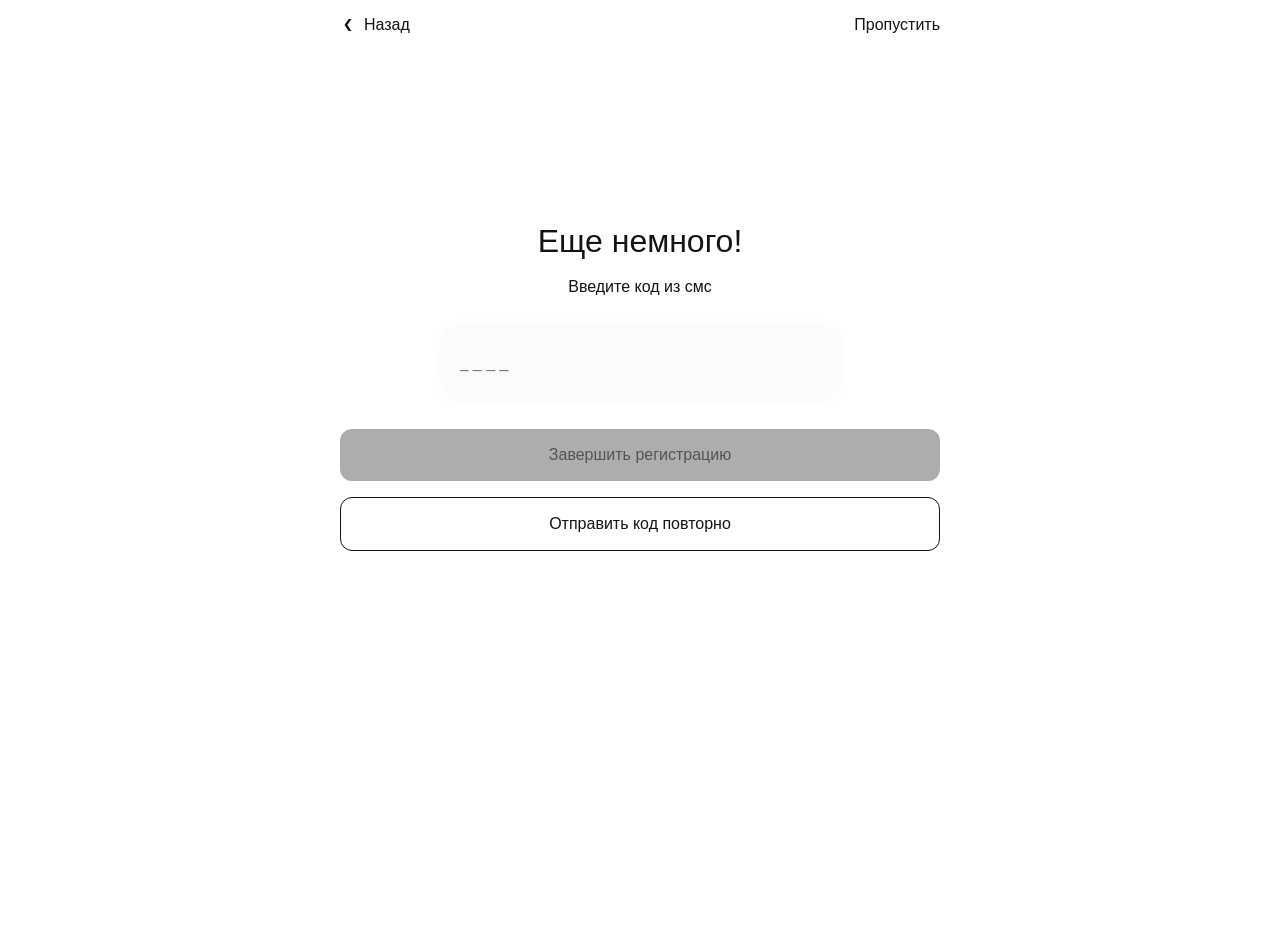
<file: getcode.html>
<!DOCTYPE html>
<html lang="ru">
  <head>
    <meta charset="utf-8" />
    <meta name="viewport" content="width=device-width, initial-scale=1.0" />
    <title>Регистрация - Подтверждение кода</title>
    <style>
      body,
      html {
        margin: 0;
        padding: 0;
        height: 100%;
        font-family: "SF Pro Text", "Helvetica", sans-serif;
        font-size: 16px;
        line-height: 1.5;
        color: #131313;
        -webkit-font-smoothing: antialiased;
        box-sizing: border-box;
      }

      .container {
        max-width: 600px;
        margin: 0 auto;
        padding: 16px;
        display: flex;
        flex-direction: column;
        min-height: 100vh;
      }

      .header {
        display: flex;
        justify-content: space-between;
        align-items: center;
        margin-bottom: 166px;
      }

      .back-button,
      .skip-button {
        background: none;
        border: none;
        font-family: "SF Pro Text-Medium", Helvetica, sans-serif;
        font-weight: 500;
        font-size: 16px;
        color: #131313;
        cursor: pointer;
        padding: 0;
        transition: opacity 0.3s ease;
      }

      .back-button {
        display: flex;
        align-items: center;
        transition: opacity 0.3s ease;
      }

      .back-button:hover {
        opacity: 0.7;
    }

      .back-button img {
        width: 16px;
        height: 16px;
        margin-right: 8px;
      }

      .main-content {
        text-align: center;
        flex-grow: 1;
      }

      h1 {
        font-family: "SF Pro-Medium", Helvetica, sans-serif;
        font-weight: 500;
        font-size: 32px;
        line-height: 40px;
        margin-bottom: 12px;
        transition: all 0.3s ease;
      }

      p {
        font-family: "SF Pro Text-Regular", Helvetica, sans-serif;
        font-weight: 400;
        font-size: 16px;
        line-height: 20px;
        margin-bottom: 32px;
      }

      .sms-input {
        width: 100%;
        max-width: 361px;
        height: 44px;
        background-color: #fbfbfb;
        border-radius: 12px;
        box-shadow: 0px 0px 16px rgba(11, 0, 0, 0.04);
        border: none;
        padding: 12px 16px;
        font-family: "SF Pro Text-Regular", Helvetica, sans-serif;
        font-size: 16px;
        color: #545454;
        margin-bottom: 32px;
      }

      .button {
        width: 100%;
        padding: 16px 12px;
        border-radius: 12px;
        font-family: "SF Pro Text-Medium", Helvetica, sans-serif;
        font-weight: 500;
        font-size: 16px;
        line-height: 20px;
        text-align: center;
        cursor: pointer;
        transition: background-color 0.3s, color 0.3s;
      }

      .primary-button {
        background-color: #adadad;
        color: #545454;
        border: none;
        margin-bottom: 16px;
      }

      .primary-button.active {
        background-color: #131313;
        color: #ffffff;
      }

      .secondary-button {
        background-color: transparent;
        color: #131313;
        border: 1px solid #131313;
        transition: opacity 0.3s ease;
      }
    </style>
  </head>
  <body>
    <div class="container">
      <header class="header">
        <button class="back-button" onclick="goBack()">
          <img src="img/backstep.png" alt="Назад" />
          Назад
        </button>
        <button class="skip-button">Пропустить</button>
      </header>
      <main class="main-content">
        <h1>Еще немного!</h1>
        <p>Введите код из смс</p>
        <input type="text" class="sms-input" placeholder="_ _ _ _" maxlength="4" aria-label="Введите код из СМС" />
        <button class="button primary-button">Завершить регистрацию</button>
        <button class="button secondary-button">Отправить код повторно</button>
      </main>
    </div>
    <script>
        // Функция для возврата с проверкой истории
    function goBack() {
        if (document.referrer.includes(window.location.hostname)) {
            window.history.back();
        } else {
            window.location.href = 'registration.html';
        }
    }

    document.addEventListener('DOMContentLoaded', function() {
        const smsInput = document.querySelector('.sms-input');
        const title = document.querySelector('h1');
        const resendButton = document.querySelector('.secondary-button');
        const skipButton = document.querySelector('.skip-button');
        const submitButton = document.querySelector('.primary-button');

        // Обработчик для кнопки "Пропустить"
        skipButton.addEventListener('click', function(e) {
            e.preventDefault();
            window.location.href = 'alergic.html';
        });

        smsInput.addEventListener('input', function() {
            if (this.value.length === 4) {
                title.textContent = 'Последний шаг!';
                resendButton.style.display = 'none';
                skipButton.style.display = 'none';
                submitButton.classList.add('active'); // Добавляем класс active
            } else {
                title.textContent = 'Еще немного!';
                resendButton.style.display = 'block';
                skipButton.style.display = 'block';
                submitButton.classList.remove('active'); // Удаляем класс active
            }
        });

        submitButton.addEventListener('click', function(e) {
            e.preventDefault();
            if (smsInput.value.length === 4) {
                window.location.href = 'yourself.html';
            }
        });
    });
    </script>
  </body>
</html>
</file>
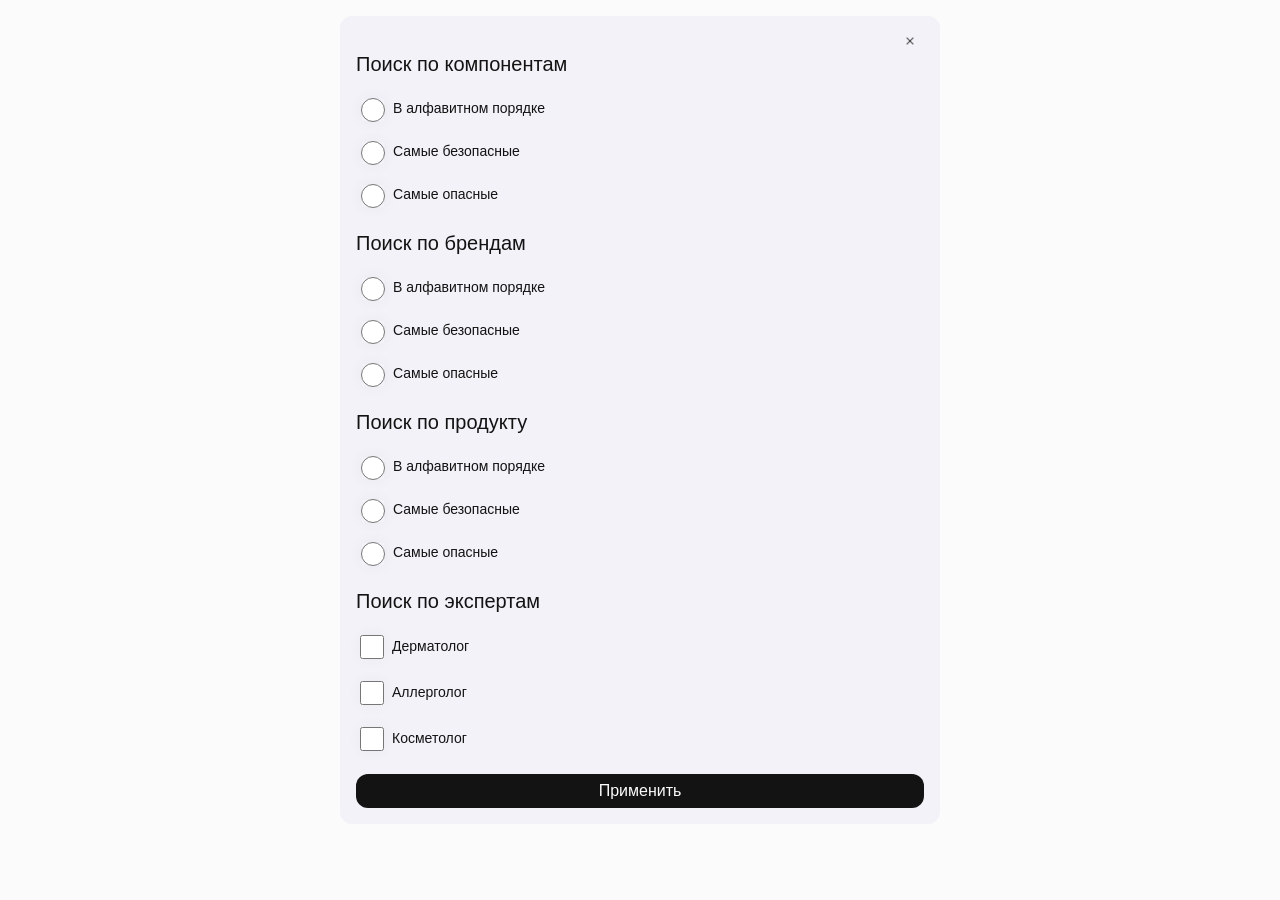
<file: search.html>
<!DOCTYPE html>
<html lang="ru">
  <head>
    <meta charset="utf-8" />
    <meta name="viewport" content="width=device-width, initial-scale=1.0" />
    <title>Поиск и фильтрация</title>
    <style>
      body,
      html {
        margin: 0;
        padding: 0;
        height: 100%;
        font-family: "SF Pro Text", Helvetica, Arial, sans-serif;
        font-size: 16px;
        line-height: 1.5;
        color: #131313;
        background-color: #fbfbfb;
      }
      .container {
        max-width: 600px;
        margin: 0 auto;
        padding: 16px;
      }
      .block {
        background-color: #f3f2f8;
        border-radius: 12px;
        padding: 16px;
        margin-bottom: 20px;
      }
      .close-button {
        float: right;
        background: none;
        border: none;
        cursor: pointer;
      }
      .section-title {
        font-size: 20px;
        font-weight: 400;
        margin-bottom: 16px;
      }
      .option-group {
        margin-bottom: 20px;
      }
      .option {
        display: flex;
        align-items: center;
        margin-bottom: 16px;
      }
      .radio-button,
      .checkbox {
        width: 24px;
        height: 24px;
        background-color: #fbfbfb;
        border-radius: 12px;
        box-shadow: 0 0 16px rgba(11, 0, 0, 0.04);
        margin-right: 8px;
        cursor: pointer;
      }
      .checkbox {
        border-radius: 4px;
      }
      .option-label {
        font-size: 14px;
      }
      .apply-button {
        background-color: #131313;
        color: #fbfbfb;
        border: none;
        border-radius: 12px;
        padding: 8px 12px;
        font-size: 16px;
        font-weight: 500;
        width: 100%;
        cursor: pointer;
      }
    </style>
  </head>
  <body>
    <div class="container">
      <section class="block">
        <button class="close-button" aria-label="Закрыть">
          <img src="img/close.png" alt="Закрыть" width="16" height="16" />
        </button>
        <h2 class="section-title">Поиск по компонентам</h2>
        <div class="option-group">
          <div class="option">
            <input type="radio" id="components-alphabetical" name="components-sort" class="radio-button" />
            <label for="components-alphabetical" class="option-label">В алфавитном порядке</label>
          </div>
          <div class="option">
            <input type="radio" id="components-safest" name="components-sort" class="radio-button" />
            <label for="components-safest" class="option-label">Самые безопасные</label>
          </div>
          <div class="option">
            <input type="radio" id="components-dangerous" name="components-sort" class="radio-button" />
            <label for="components-dangerous" class="option-label">Самые опасные</label>
          </div>
        </div>
        <h2 class="section-title">Поиск по брендам</h2>
        <div class="option-group">
          <div class="option">
            <input type="radio" id="brands-alphabetical" name="brands-sort" class="radio-button" />
            <label for="brands-alphabetical" class="option-label">В алфавитном порядке</label>
          </div>
          <div class="option">
            <input type="radio" id="brands-safest" name="brands-sort" class="radio-button" />
            <label for="brands-safest" class="option-label">Самые безопасные</label>
          </div>
          <div class="option">
            <input type="radio" id="brands-dangerous" name="brands-sort" class="radio-button" />
            <label for="brands-dangerous" class="option-label">Самые опасные</label>
          </div>
        </div>
        <h2 class="section-title">Поиск по продукту</h2>
        <div class="option-group">
          <div class="option">
            <input type="radio" id="products-alphabetical" name="products-sort" class="radio-button" />
            <label for="products-alphabetical" class="option-label">В алфавитном порядке</label>
          </div>
          <div class="option">
            <input type="radio" id="products-safest" name="products-sort" class="radio-button" />
            <label for="products-safest" class="option-label">Самые безопасные</label>
          </div>
          <div class="option">
            <input type="radio" id="products-dangerous" name="products-sort" class="radio-button" />
            <label for="products-dangerous" class="option-label">Самые опасные</label>
          </div>
        </div>
        <h2 class="section-title">Поиск по экспертам</h2>
        <div class="option-group">
          <div class="option">
            <input type="checkbox" id="expert-dermatologist" class="checkbox" />
            <label for="expert-dermatologist" class="option-label">Дерматолог</label>
          </div>
          <div class="option">
            <input type="checkbox" id="expert-allergist" class="checkbox" />
            <label for="expert-allergist" class="option-label">Аллерголог</label>
          </div>
          <div class="option">
            <input type="checkbox" id="expert-cosmetologist" class="checkbox" />
            <label for="expert-cosmetologist" class="option-label">Косметолог</label>
          </div>
        </div>
        <button class="apply-button" id="applyButton">Применить</button>
      </section>
    </div>

    <script>
      document.addEventListener('DOMContentLoaded', function() {
        // Обработчик для кнопки "Применить"
        document.getElementById('applyButton').addEventListener('click', function() {
          // Перенаправляем на страницу main.html
          window.location.href = 'main.html';
        });
        
        // Обработчик для кнопки закрытия (если нужно)
        document.querySelector('.close-button').addEventListener('click', function() {
          window.location.href = 'main.html';
        });
      });
    </script>
  </body>
</html>
</file>
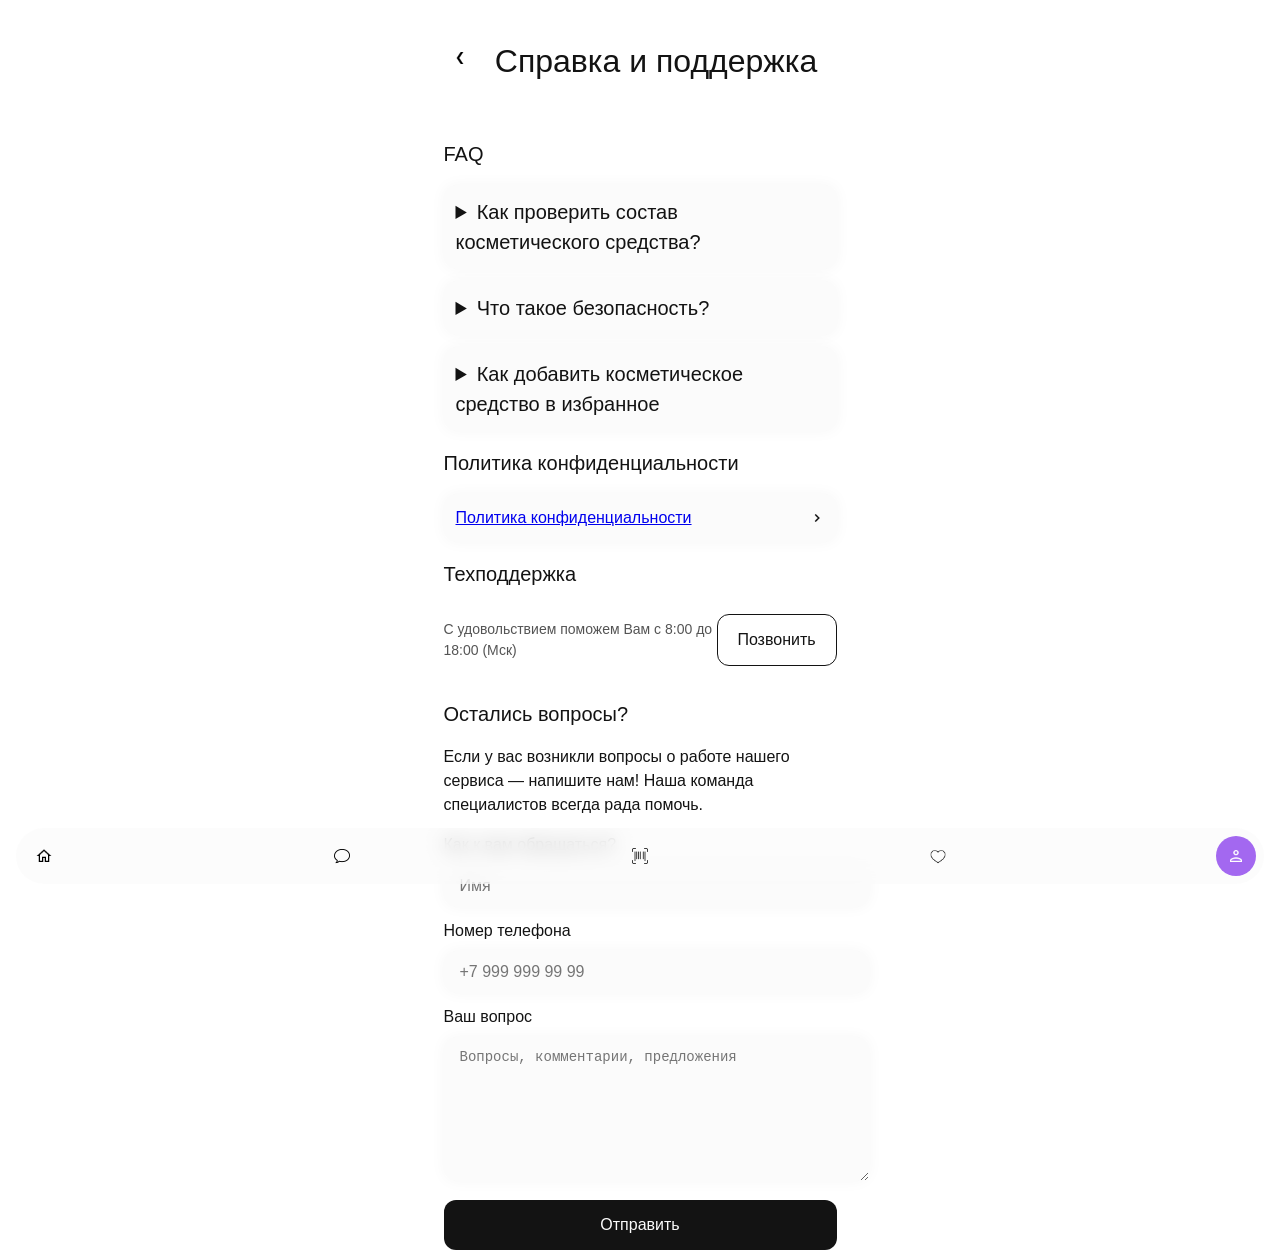
<file: support.html>
<!DOCTYPE html>
<html lang="ru">
  <head>
    <meta charset="utf-8" />
    <meta name="viewport" content="width=device-width, initial-scale=1.0" />
    <title>Справка и поддержка</title>
    <style>
      body,
      html {
        margin: 0;
        padding: 0;
        font-family: "SF Pro Text", Helvetica, Arial, sans-serif;
        font-size: 16px;
        line-height: 1.5;
        color: #131313;
        -webkit-font-smoothing: antialiased;
        height: 100%;
      }
      .container {
        max-width: 393px;
        margin: 0 auto;
        padding: 0 16px;
      }
      .header {
        display: flex;
        justify-content: space-between;
        align-items: center;
        padding: 16px 0;
      }
      .header__title {
        font-size: 32px;
        font-weight: 500;
        text-align: center;
        flex-grow: 1;
      }
      .button-icon {
        background: none;
        border: none;
        padding: 8px;
        cursor: pointer;
        border-radius: 50%;
      }
      .section-title {
        font-size: 20px;
        font-weight: 400;
        margin-bottom: 16px;
      }
      .faq-item {
        background-color: #fbfbfb;
        border-radius: 12px;
        padding: 12px;
        margin-bottom: 12px;
        box-shadow: 0 0 16px rgba(11, 0, 0, 0.04);
        display: flex;
        justify-content: space-between;
        align-items: center;
      }
      .faq-item__question {
        font-size: 20px;
        font-weight: 400;
        margin: 0;
      }
      .support-info {
        display: flex;
        justify-content: space-between;
        align-items: center;
        margin-bottom: 24px;
      }
      .support-info__text {
        font-size: 14px;
        color: #545454;
      }
      .support-button {
        background-color: #ffffff;
        color: #131313;
        border: 1px solid #131313;
        border-radius: 12px;
        padding: 16px 12px;
        font-size: 16px;
        font-weight: 500;
        cursor: pointer;
        width: auto;
        min-width: 120px;
        text-align: center;
        transition: all 0.3s ease;
      }
      
      .support-button:hover {
        background-color: #fbfbfb;
      }
      
      .support-button:active {
        background-color: #f0f0f0;
      }

      .button {
        background-color: #131313;
        color: #fbfbfb;
        border: none;
        border-radius: 12px;
        padding: 16px 12px;
        font-size: 16px;
        font-weight: 500;
        cursor: pointer;
        width: 100%;
        text-align: center;
      }
      .form-group {
        margin-bottom: 12px;
      }
      .form-label {
        display: block;
        margin-bottom: 8px;
      }
      .form-input {
        width: 100%;
        padding: 12px 16px;
        border: none;
        border-radius: 12px;
        background-color: #fbfbfb;
        box-shadow: 0 0 16px rgba(11, 0, 0, 0.04);
        font-size: 16px;
      }
      .form-textarea {
        width: 100%;
        padding: 12px 16px;
        border: none;
        border-radius: 12px;
        background-color: #fbfbfb;
        box-shadow: 0 0 16px rgba(11, 0, 0, 0.04);
        font-size: 14px;
        resize: vertical;
        min-height: 120px;
      }

      /* Стили для нижнего меню */
      .tab-bar {
        display: flex;
        justify-content: space-between;
        align-items: center;
        padding: 8px;
        background-color: #fafafaa3;
        border-radius: 32px;
        position: fixed;
        bottom: 16px;
        left: 16px;
        right: 16px;
        z-index: 1000;
        backdrop-filter: blur(10px);
      }

      .tab-item {
        display: flex;
        justify-content: center;
        align-items: center;
        padding: 12px;
        border-radius: 999px;
        cursor: pointer;
        transition: background-color 0.3s ease;
      }

      .tab-item:hover {
        background-color: rgba(0, 0, 0, 0.05);
      }

      .tab-item img {
        width: 16px;
        height: 16px;
      }

      .tab-item.active {
        background-color: #a368f0;
      }

      .tab-item.active img {
        filter: brightness(0) invert(1);
      }

      .spacer {
        width: 36px;
      }
    </style>
  </head>
  <body>
    <div class="container">
        <header class="header">
            <a href="personal_account.html" class="button-icon" aria-label="Назад">
                <img src="img/backstep.png" alt="Назад" width="16" height="16" />
            </a>
            <h1 class="header__title">Справка и поддержка</h1>
        </header>
      <main>
        <section>
          <h2 class="section-title">FAQ</h2>
          <div class="faq-list">
            <details class="faq-item">
              <summary class="faq-item__question">Как проверить состав косметического средства?</summary>
              <!-- Содержимое ответа -->
            </details>
            <details class="faq-item">
              <summary class="faq-item__question">Что такое безопасность?</summary>
              <!-- Содержимое ответа -->
            </details>
            <details class="faq-item">
              <summary class="faq-item__question">Как добавить косметическое средство в избранное</summary>
              <!-- Содержимое ответа -->
            </details>
          </div>
        </section>
        <section>
          <h2 class="section-title">Политика конфиденциальности</h2>
          <a href="#" class="faq-item">
            Политика конфиденциальности
            <img src="img/nextstep.png" alt="Открыть" width="16" height="16" />
          </a>
        </section>
        <section>
          <h2 class="section-title">Техподдержка</h2>
          <div class="support-info">
            <p class="support-info__text">С удовольствием поможем Вам с 8:00 до 18:00 (Мск)</p>
            <button class="support-button">Позвонить</button>
          </div>
        </section>
        <section>
          <h2 class="section-title">Остались вопросы?</h2>
          <p>
            Если у вас возникли вопросы о работе нашего сервиса — напишите нам! Наша команда специалистов всегда рада
            помочь.
          </p>
          <form>
            <div class="form-group">
              <label for="name" class="form-label">Как к вам обращаться?</label>
              <input type="text" id="name" name="name" class="form-input" placeholder="Имя" required />
            </div>
            <div class="form-group">
              <label for="phone" class="form-label">Номер телефона</label>
              <input type="tel" id="phone" name="phone" class="form-input" placeholder="+7 999 999 99 99" required />
            </div>
            <div class="form-group">
              <label for="question" class="form-label">Ваш вопрос</label>
              <textarea
                id="question"
                name="question"
                class="form-textarea"
                placeholder="Вопросы, комментарии, предложения"
                required
              ></textarea>
            </div>
            <button type="submit" class="button">Отправить</button>
          </form>
        </section>
      </main>
    </div>
    <!-- Нижнее меню с 5 кнопками -->
    <nav class="tab-bar" role="navigation">
        <a href="main.html" class="tab-item" aria-label="Home">
            <img src="img/main.png" alt="Главная" aria-hidden="true"/>
        </a>
        <span class="spacer"></span>
    
        <a href="experts.html" class="tab-item" aria-label="Chat">
            <img src="img/chat.png" alt="Чат" aria-hidden="true"/>
        </a>
        <span class="spacer"></span>
    
        <a href="analyse.html" class="tab-item" aria-label="Analyse">
            <img src="img/code.png" alt="Анализ" aria-hidden="true"/>
        </a>
        <span class="spacer"></span>
    
        <a href="favourites.html" class="tab-item" aria-label="Favorites">
            <img src="img/favourite.png" alt="Избранное" aria-hidden="true"/>
        </a>
        <span class="spacer"></span>
    
        <a href="personal_account.html" class="tab-item" aria-label="Profile">
            <img src="img/user.png" alt="Профиль" aria-hidden="true"/>
        </a>
    </nav>
    <script>
        document.addEventListener('DOMContentLoaded', function() {
            const currentPage = window.location.pathname.split('/').pop();
            const menuItems = document.querySelectorAll('.tab-item');
            
            // Определяем ключевые страницы для подсветки профиля
            const profilePages = [
                'personal_account.html',
                'support.html'
                // Можно добавить другие связанные страницы
            ];
    
            menuItems.forEach(item => {
                const itemPage = item.getAttribute('href').split('/').pop();
                
                if (itemPage === currentPage || 
                    (profilePages.includes(currentPage) && itemPage === 'personal_account.html')) {
                    item.classList.add('active');
                } else {
                    item.classList.remove('active');
                }
            });
        });
    </script>
  </body>
</html>
</file>
